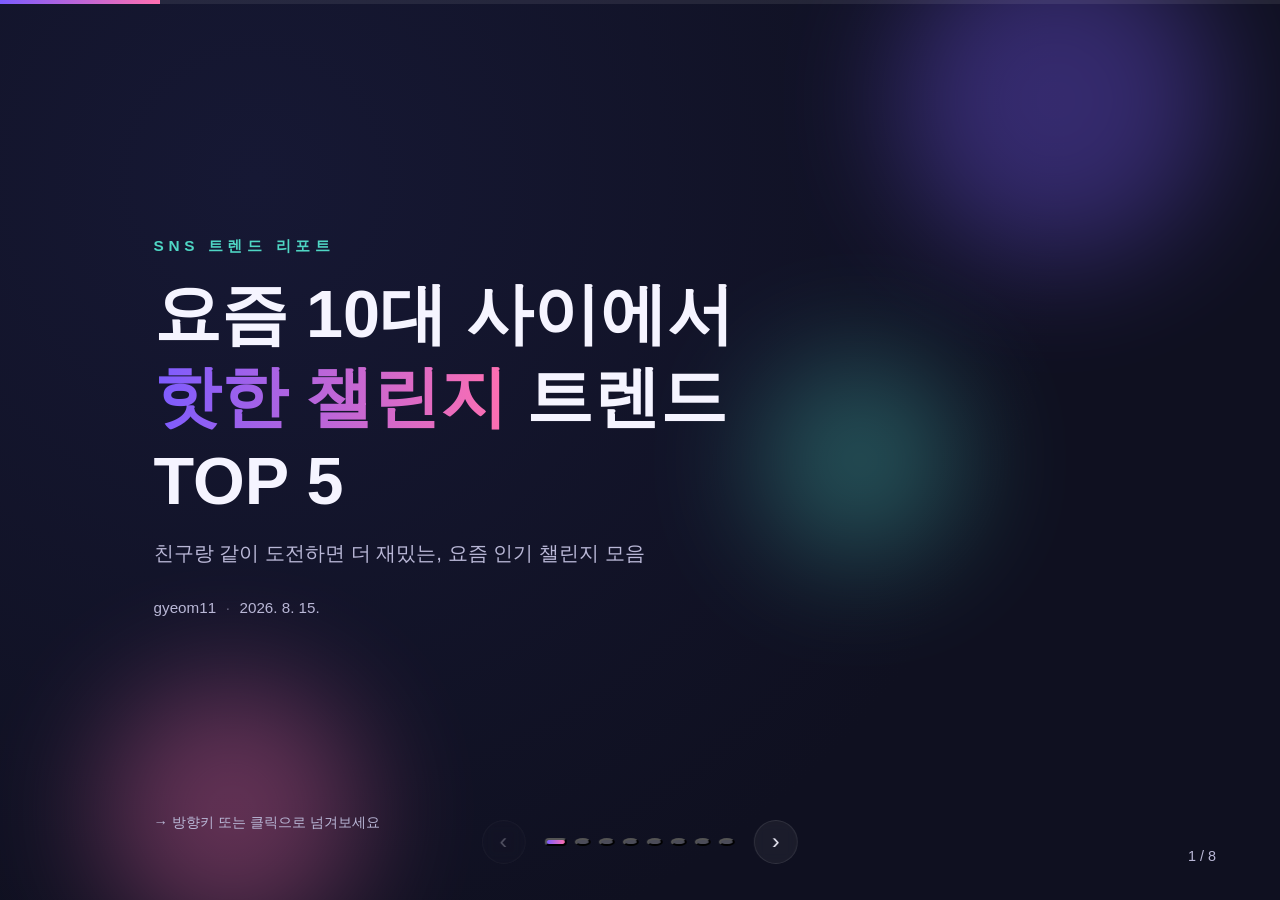
<file: index.html>
<!DOCTYPE html>
<html lang="ko">
<head>
<meta charset="UTF-8">
<meta name="viewport" content="width=device-width, initial-scale=1.0">
<title>요즘 10대 사이에서 핫한 챌린지 트렌드 TOP 5</title>
<link rel="stylesheet" href="style.css">
</head>
<body>

<div class="progress-bar"><div class="progress-fill" id="progressFill"></div></div>

<div class="deck" id="deck">

  <!-- 0. 표지 -->
  <section class="slide slide-title active" data-index="0">
    <div class="bg-orbs">
      <span class="orb orb1"></span>
      <span class="orb orb2"></span>
      <span class="orb orb3"></span>
    </div>
    <p class="eyebrow reveal">SNS 트렌드 리포트</p>
    <h1 class="reveal">요즘 10대 사이에서<br><span class="accent">핫한 챌린지</span> 트렌드 TOP 5</h1>
    <p class="subtitle reveal">친구랑 같이 도전하면 더 재밌는, 요즘 인기 챌린지 모음</p>
    <div class="meta reveal">
      <span>gyeom11</span>
      <span class="dot">·</span>
      <span>2026. 8. 15.</span>
    </div>
    <p class="hint reveal">→ 방향키 또는 클릭으로 넘겨보세요</p>
  </section>

  <!-- 1. 인트로 -->
  <section class="slide slide-intro" data-index="1">
    <p class="eyebrow reveal">INTRO</p>
    <h2 class="reveal">SNS만 켜면 쏟아지는<br>챌린지 영상들</h2>
    <p class="lead reveal">요즘 SNS만 켜면 여기저기서 챌린지 영상이 쏟아지죠? 친구들이랑 같이 도전해보면 더 재밌는 요즘 10대 사이 인기 챌린지들을 모아봤어요.</p>
    <p class="lead reveal">오늘 소개하는 챌린지들, 하나쯤은 이미 들어보셨을지도 몰라요!</p>
    <div class="tag-row reveal">
      <span class="tag">#10대</span>
      <span class="tag">#SNS</span>
      <span class="tag">#유행</span>
      <span class="tag">#챌린지</span>
      <span class="tag">#트렌드</span>
    </div>
  </section>

  <!-- 2. 챌린지 1 -->
  <section class="slide slide-item" data-index="2">
    <div class="item-num reveal">01</div>
    <div class="item-icon reveal">📚</div>
    <h2 class="reveal">오늘의 스터디 챌린지</h2>
    <p class="reveal">책상 정리부터 오늘의 공부 목표까지 짧게 기록하고 인증하는 챌린지예요. 거창한 계획이 아니어도 괜찮아요.</p>
    <blockquote class="reveal">"오늘은 수학 문제집 10쪽 풀기"</blockquote>
    <p class="reveal">처럼 작은 목표를 세우고 인증샷을 남기면, 며칠만 지나도 꾸준함이 눈에 보여서 뿌듯함이 커져요. 혼자 하기 힘들다면 친구랑 같이 하는 것도 추천!</p>
  </section>

  <!-- 3. 챌린지 2 -->
  <section class="slide slide-item" data-index="3">
    <div class="item-num reveal">02</div>
    <div class="item-icon reveal">💃</div>
    <h2 class="reveal">댄스 챌린지</h2>
    <p class="reveal">숏폼 영상에서 빠질 수 없는 게 바로 댄스 챌린지죠. 짧은 안무를 따라 추고 영상으로 남기는 건데, 처음엔 어색해도 몇 번 연습하면 금방 익숙해져요.</p>
    <p class="reveal">완벽하게 추지 않아도 괜찮아요. <strong>즐기면서 찍는 게 포인트!</strong></p>
  </section>

  <!-- 4. 챌린지 3 -->
  <section class="slide slide-item" data-index="4">
    <div class="item-num reveal">03</div>
    <div class="item-icon reveal">🛋️</div>
    <h2 class="reveal">방 꾸미기 챌린지</h2>
    <p class="reveal">내 방을 조금씩 바꿔가는 과정을 기록하는 챌린지예요. 큰 돈 들이지 않고도 소품 배치만 바꾸거나 포토존을 만들어보는 것만으로 분위기가 확 달라져요.</p>
    <p class="reveal">비포&애프터 사진을 남기면 나중에 보는 재미도 쏠쏠해요.</p>
  </section>

  <!-- 5. 챌린지 4 -->
  <section class="slide slide-item" data-index="5">
    <div class="item-num reveal">04</div>
    <div class="item-icon reveal">📝</div>
    <h2 class="reveal">하루 3줄 일기 챌린지</h2>
    <p class="reveal">거창한 다이어리 꾸미기가 부담스럽다면, 하루를 딱 세 줄로만 기록하는 챌린지를 추천해요.</p>
    <ul class="three-lines reveal">
      <li><span>01</span>오늘 있었던 일</li>
      <li><span>02</span>느낀 점</li>
      <li><span>03</span>내일 하고 싶은 것</li>
    </ul>
    <p class="reveal">이렇게 짧게 남기면 부담 없이 꾸준히 이어갈 수 있어요.</p>
  </section>

  <!-- 6. 챌린지 5 -->
  <section class="slide slide-item" data-index="6">
    <div class="item-num reveal">05</div>
    <div class="item-icon reveal">📵</div>
    <h2 class="reveal">디지털 디톡스 챌린지</h2>
    <p class="reveal">역설적이게도 SNS에서 가장 화제가 되는 챌린지 중 하나가 바로 <strong>'스마트폰 안 보기'</strong> 챌린지예요.</p>
    <p class="reveal">하루 중 일정 시간을 정해두고 스마트폰 없이 보내는 건데, 막상 해보면 생각보다 시간이 많이 남는다는 걸 느낄 수 있어요.</p>
  </section>

  <!-- 7. 마무리 -->
  <section class="slide slide-outro" data-index="7">
    <div class="bg-orbs">
      <span class="orb orb1"></span>
      <span class="orb orb2"></span>
    </div>
    <p class="eyebrow reveal">OUTRO</p>
    <h2 class="reveal">여러분은<br>어떤 챌린지를 해보셨나요?</h2>
    <p class="lead reveal">이 중에서 여러분이 이미 해본 챌린지가 있나요? 아니면 새롭게 도전해보고 싶은 챌린지가 있다면 댓글로 알려주세요.</p>
    <p class="lead reveal">작은 챌린지 하나가 하루를 조금 더 특별하게 만들어줄 수 있으니까요!</p>
    <p class="hint reveal">Fin.</p>
  </section>

</div>

<div class="controls">
  <button id="prevBtn" class="nav-btn" aria-label="이전 슬라이드">‹</button>
  <div class="dots" id="dots"></div>
  <button id="nextBtn" class="nav-btn" aria-label="다음 슬라이드">›</button>
</div>

<div class="slide-count"><span id="curNum">1</span> / <span id="totalNum">8</span></div>

<script src="script.js"></script>
</body>
</html>
</file>
<file: style.css>
/* ===== 기본 설정 ===== */
:root {
  --bg: #0f1020;
  --bg-2: #161834;
  --ink: #f5f4ff;
  --ink-dim: #b9b7d6;
  --accent: #7c5cff;
  --accent-2: #ff6fb0;
  --accent-3: #4fd6c4;
  --card: rgba(255, 255, 255, 0.05);
  --border: rgba(255, 255, 255, 0.1);
}

* { box-sizing: border-box; }

html, body {
  margin: 0;
  padding: 0;
  height: 100%;
  overflow: hidden;
  background: var(--bg);
  color: var(--ink);
  font-family: "Pretendard", "Apple SD Gothic Neo", "Malgun Gothic", -apple-system, sans-serif;
}

/* ===== 상단 진행 바 ===== */
.progress-bar {
  position: fixed;
  top: 0; left: 0;
  width: 100%;
  height: 4px;
  background: rgba(255, 255, 255, 0.08);
  z-index: 50;
}
.progress-fill {
  height: 100%;
  width: 12.5%;
  background: linear-gradient(90deg, var(--accent), var(--accent-2));
  transition: width 0.5s cubic-bezier(.65,0,.35,1);
}

/* ===== 슬라이드 덱 ===== */
.deck {
  position: relative;
  width: 100%;
  height: 100%;
}

.slide {
  position: absolute;
  inset: 0;
  display: flex;
  flex-direction: column;
  justify-content: center;
  align-items: flex-start;
  padding: 10vh 12vw;
  background: radial-gradient(circle at 20% 20%, var(--bg-2), var(--bg) 65%);
  opacity: 0;
  transform: translateX(60px) scale(0.98);
  pointer-events: none;
  transition: opacity 0.6s cubic-bezier(.65,0,.35,1), transform 0.6s cubic-bezier(.65,0,.35,1);
}

.slide.active {
  opacity: 1;
  transform: translateX(0) scale(1);
  pointer-events: auto;
  z-index: 2;
}

.slide.prev {
  transform: translateX(-60px) scale(0.98);
}

/* ===== 텍스트 등장 애니메이션 ===== */
.reveal {
  opacity: 0;
  transform: translateY(24px);
  transition: opacity 0.6s ease, transform 0.6s ease;
}

.slide.active .reveal {
  opacity: 1;
  transform: translateY(0);
}

.slide.active .reveal:nth-child(1) { transition-delay: 0.05s; }
.slide.active .reveal:nth-child(2) { transition-delay: 0.15s; }
.slide.active .reveal:nth-child(3) { transition-delay: 0.25s; }
.slide.active .reveal:nth-child(4) { transition-delay: 0.35s; }
.slide.active .reveal:nth-child(5) { transition-delay: 0.45s; }
.slide.active .reveal:nth-child(6) { transition-delay: 0.55s; }

/* ===== 배경 은은한 오브 ===== */
.bg-orbs {
  position: absolute;
  inset: 0;
  overflow: hidden;
  z-index: 0;
  pointer-events: none;
}
.orb {
  position: absolute;
  border-radius: 50%;
  filter: blur(60px);
  opacity: 0.35;
  animation: float 12s ease-in-out infinite;
}
.orb1 { width: 320px; height: 320px; background: var(--accent); top: -60px; right: 5%; animation-delay: 0s; }
.orb2 { width: 260px; height: 260px; background: var(--accent-2); bottom: -40px; left: 8%; animation-delay: 2s; }
.orb3 { width: 200px; height: 200px; background: var(--accent-3); top: 40%; right: 25%; animation-delay: 4s; }

@keyframes float {
  0%, 100% { transform: translateY(0) translateX(0); }
  50% { transform: translateY(-30px) translateX(15px); }
}

/* ===== 타이포 ===== */
.eyebrow {
  font-size: clamp(0.8rem, 1.2vw, 1rem);
  letter-spacing: 0.3em;
  text-transform: uppercase;
  color: var(--accent-3);
  font-weight: 600;
  margin: 0 0 1rem;
  z-index: 1;
}

h1 {
  font-size: clamp(2.2rem, 5.2vw, 4.2rem);
  line-height: 1.25;
  margin: 0 0 1rem;
  font-weight: 800;
  z-index: 1;
  max-width: 18ch;
}

h2 {
  font-size: clamp(1.8rem, 4vw, 3rem);
  line-height: 1.3;
  margin: 0 0 1.5rem;
  font-weight: 800;
  z-index: 1;
  max-width: 20ch;
}

.accent {
  background: linear-gradient(90deg, var(--accent), var(--accent-2));
  -webkit-background-clip: text;
  background-clip: text;
  color: transparent;
}

.subtitle {
  font-size: clamp(1rem, 1.6vw, 1.3rem);
  color: var(--ink-dim);
  margin: 0 0 2rem;
  z-index: 1;
}

.lead {
  font-size: clamp(1.05rem, 1.7vw, 1.35rem);
  line-height: 1.75;
  color: var(--ink-dim);
  max-width: 56ch;
  margin: 0 0 1.2rem;
  z-index: 1;
}

.slide-item p {
  font-size: clamp(1rem, 1.5vw, 1.25rem);
  line-height: 1.8;
  color: var(--ink-dim);
  max-width: 58ch;
  margin: 0 0 1.1rem;
  z-index: 1;
}

.slide-item strong { color: var(--ink); }

.meta {
  display: flex;
  align-items: center;
  gap: 0.6rem;
  color: var(--ink-dim);
  font-size: 0.95rem;
  margin-bottom: 3rem;
  z-index: 1;
}
.meta .dot { opacity: 0.5; }

.hint {
  position: absolute;
  bottom: 6vh;
  font-size: 0.9rem;
  color: var(--ink-dim);
  opacity: 0.7;
  z-index: 1;
}

.tag-row {
  display: flex;
  gap: 0.6rem;
  flex-wrap: wrap;
  z-index: 1;
}
.tag {
  padding: 0.4rem 1rem;
  border: 1px solid var(--border);
  border-radius: 999px;
  font-size: 0.9rem;
  color: var(--ink-dim);
  background: var(--card);
}

/* ===== 항목(챌린지) 슬라이드 ===== */
.slide-item .item-num {
  font-size: clamp(3rem, 7vw, 6rem);
  font-weight: 900;
  color: transparent;
  -webkit-text-stroke: 1.5px var(--accent);
  line-height: 1;
  margin-bottom: -0.5rem;
  z-index: 1;
}

.slide-item .item-icon {
  font-size: clamp(2.2rem, 4vw, 3.2rem);
  margin-bottom: 0.8rem;
  z-index: 1;
}

.slide-item blockquote {
  margin: 0 0 1.2rem;
  padding: 0.8rem 1.4rem;
  border-left: 3px solid var(--accent-2);
  background: var(--card);
  border-radius: 0 10px 10px 0;
  font-size: clamp(1.05rem, 1.6vw, 1.3rem);
  color: var(--ink);
  font-style: normal;
  z-index: 1;
}

.three-lines {
  list-style: none;
  margin: 0 0 1.2rem;
  padding: 0;
  display: flex;
  flex-direction: column;
  gap: 0.6rem;
  z-index: 1;
}
.three-lines li {
  display: flex;
  align-items: center;
  gap: 1rem;
  padding: 0.7rem 1.1rem;
  background: var(--card);
  border: 1px solid var(--border);
  border-radius: 10px;
  font-size: 1.05rem;
  color: var(--ink);
}
.three-lines li span {
  font-weight: 800;
  color: var(--accent-3);
  font-size: 0.85rem;
}

/* ===== 하단 네비게이션 ===== */
.controls {
  position: fixed;
  bottom: 4vh;
  left: 50%;
  transform: translateX(-50%);
  display: flex;
  align-items: center;
  gap: 1.2rem;
  z-index: 50;
}

.nav-btn {
  width: 44px;
  height: 44px;
  border-radius: 50%;
  border: 1px solid var(--border);
  background: var(--card);
  color: var(--ink);
  font-size: 1.4rem;
  cursor: pointer;
  display: flex;
  align-items: center;
  justify-content: center;
  transition: background 0.25s, transform 0.2s;
  backdrop-filter: blur(6px);
}
.nav-btn:hover { background: rgba(255,255,255,0.14); transform: scale(1.06); }
.nav-btn:active { transform: scale(0.94); }
.nav-btn:disabled { opacity: 0.3; cursor: default; transform: none; }

.dots {
  display: flex;
  gap: 0.5rem;
}
.dot-item {
  width: 8px;
  height: 8px;
  border-radius: 50%;
  background: rgba(255,255,255,0.25);
  cursor: pointer;
  transition: background 0.3s, transform 0.3s, width 0.3s;
}
.dot-item.active {
  background: linear-gradient(90deg, var(--accent), var(--accent-2));
  width: 22px;
  border-radius: 5px;
}

.slide-count {
  position: fixed;
  bottom: 4vh;
  right: 5vw;
  font-size: 0.9rem;
  color: var(--ink-dim);
  z-index: 50;
  font-variant-numeric: tabular-nums;
}

/* ===== 반응형 ===== */
@media (max-width: 700px) {
  .slide { padding: 8vh 7vw; align-items: flex-start; }
  .hint { display: none; }
  .slide-count { display: none; }
}
</file>
